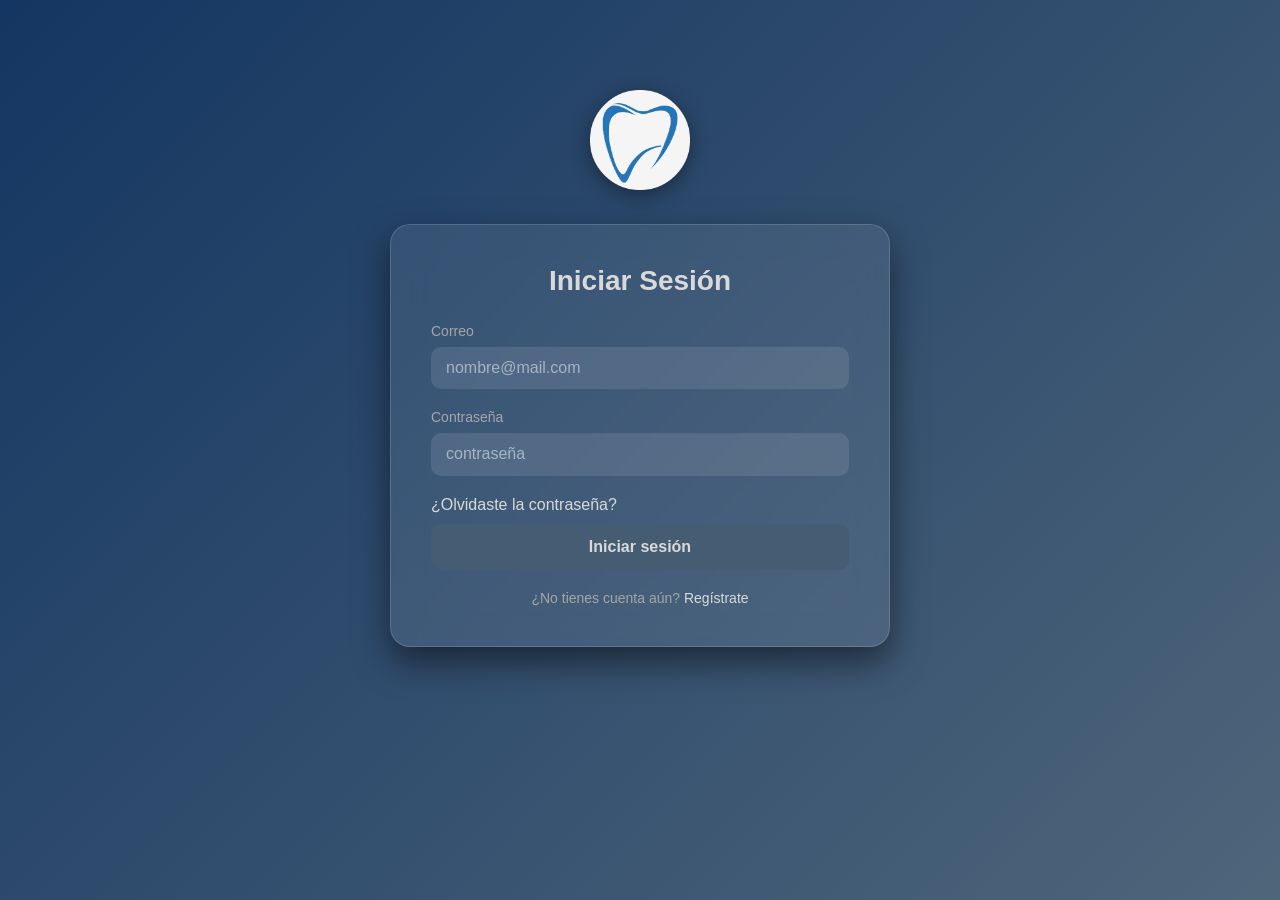
<file: src/main/resources/templeate/login.html>
<!DOCTYPE html>
<head>
    <meta charset="UTF-8">
    <title>Iniciar Sesión</title>
    <link rel="stylesheet" href="../../../..//sass/app.css">
    <link rel="shortcut icon" href="../static/image/icono.ico" type="image/x-icon">
</head>
<body>

<div class="img-login">
    <a href="../templeate/index.html">
        <img src="../static/image/icono.PNG" alt="logo">
    </a>
</div>

<div class="background-shapes"></div>

<div class="login-container">
    <div class="card-login">
        <h2>Iniciar Sesión</h2>

        <form action="" method="post">
            <label for="username">Correo</label>
            <input type="email" id="username" name="username" placeholder="nombre@mail.com" required>

            <label for="password">Contraseña</label>
            <input type="password" id="password" name="password" placeholder="contraseña" required>

            <a href="#" class="forgot">¿Olvidaste la contraseña?</a>

            <button type="submit" class="btn-primary">Iniciar sesión</button>
        </form>

        <p class="register">
            ¿No tienes cuenta aún? <a href="../templeate/signup.html">Regístrate</a>
        </p>
    </div>
</div>
</body>
</html>
</file>
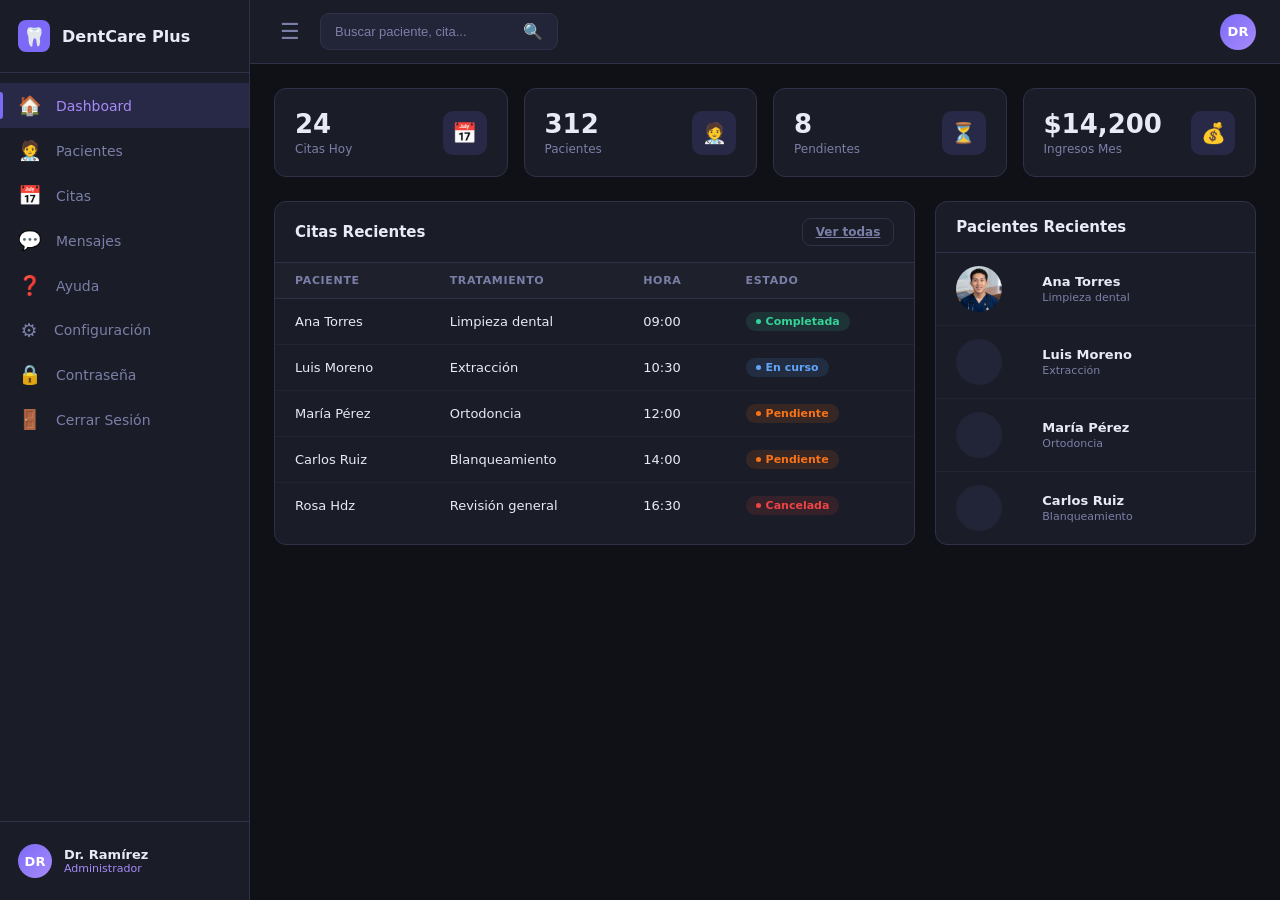
<file: src/main/resources/templeate/panel_admin.html>
<!DOCTYPE html>
<html lang="es">
<head>
    <meta charset="UTF-8">
    <meta name="viewport" content="width=device-width, initial-scale=1.0">
    <title>Panel Admin - DentCare Plus</title>
    <link rel="icon" type="image/x-icon" href="../static/image/icono.ico">
    <style>
        *, *::before, *::after { margin: 0; padding: 0; box-sizing: border-box; }

        :root {
            --bg: #0f1117;
            --surface: #1a1d27;
            --surface2: #222537;
            --border: #2e3148;
            --accent: #7c6af7;
            --accent2: #a78bfa;
            --text: #e8eaf6;
            --text-muted: #7b7fa8;
            --nav-w: 250px;
            --nav-w-col: 70px;
            --radius: 12px;
            --tr: .22s ease;
        }

        body {
            font-family: 'Segoe UI', system-ui, sans-serif;
            background: var(--bg);
            color: var(--text);
            display: flex;
            min-height: 100vh;
        }

        /* ── Sidebar ── */
        .navigation {
            position: fixed;
            top: 0; left: 0;
            width: var(--nav-w);
            height: 100vh;
            background: var(--surface);
            border-right: 1px solid var(--border);
            transition: width var(--tr);
            z-index: 100;
            overflow: hidden;
            display: flex;
            flex-direction: column;
        }
        .navigation.active { width: var(--nav-w-col); }

        .nav-logo {
            display: flex; align-items: center; gap: 12px;
            padding: 20px 18px;
            border-bottom: 1px solid var(--border);
            white-space: nowrap;
        }
        .nav-logo img {
            min-width: 32px; width: 32px; height: 32px;
            object-fit: contain; border-radius: 8px;
        }
        .nav-logo .logo-fallback {
            min-width: 32px; width: 32px; height: 32px;
            background: var(--accent); border-radius: 8px;
            display: flex; align-items: center; justify-content: center;
            font-size: 18px;
        }
        .nav-logo .logo-name {
            font-size: 16px; font-weight: 700;
            transition: opacity var(--tr);
            white-space: nowrap;
        }
        .navigation.active .logo-name { opacity: 0; pointer-events: none; }

        .nav-list { list-style: none; padding: 10px 0; flex: 1; overflow-y: auto; }

        .nav-list li a {
            display: flex; align-items: center; gap: 14px;
            padding: 11px 18px;
            text-decoration: none;
            color: var(--text-muted);
            font-size: 14px; font-weight: 500;
            white-space: nowrap;
            transition: background var(--tr), color var(--tr);
            position: relative;
        }
        .nav-list li a:hover { background: var(--surface2); color: var(--text); }
        .nav-list li.hovered a { background: var(--surface2); }
        .nav-list li a.active-link {
            background: rgba(124,106,247,.15);
            color: var(--accent2);
        }
        .nav-list li a.active-link::before {
            content: '';
            position: absolute; left: 0; top: 20%; height: 60%;
            width: 3px; border-radius: 0 3px 3px 0;
            background: var(--accent);
        }
        .nav-list li a .icon {
            min-width: 22px;
            display: flex; align-items: center; justify-content: center;
            font-size: 19px;
        }
        .nav-list li a .title {
            transition: opacity var(--tr);
        }
        .navigation.active .nav-list li a .title { opacity: 0; pointer-events: none; }

        /* Logo row at top of nav-list */
        .nav-list > li:first-child a { cursor: default; }

        .nav-bottom {
            border-top: 1px solid var(--border);
            padding: 12px;
        }
        .nav-user {
            display: flex; align-items: center; gap: 12px;
            padding: 10px 6px; border-radius: 10px;
            cursor: pointer; white-space: nowrap;
            transition: background var(--tr);
        }
        .nav-user:hover { background: var(--surface2); }
        .nav-user .avatar {
            min-width: 34px; width: 34px; height: 34px;
            border-radius: 50%;
            background: linear-gradient(135deg, var(--accent), var(--accent2));
            display: flex; align-items: center; justify-content: center;
            font-size: 13px; font-weight: 700; color: #fff;
        }
        .nav-user .uinfo { transition: opacity var(--tr); }
        .nav-user .uname { font-size: 13px; font-weight: 600; }
        .nav-user .urole { font-size: 11px; color: var(--accent2); }
        .navigation.active .nav-user .uinfo { opacity: 0; }

        /* ── Main ── */
        .main {
            margin-left: var(--nav-w);
            flex: 1;
            transition: margin-left var(--tr);
            display: flex; flex-direction: column;
        }
        .main.active { margin-left: var(--nav-w-col); }

        /* ── Topbar ── */
        .topbar {
            height: 64px;
            background: var(--surface);
            border-bottom: 1px solid var(--border);
            display: flex; align-items: center;
            padding: 0 24px; gap: 14px;
            position: sticky; top: 0; z-index: 90;
        }
        .toggle {
            background: none; border: none;
            color: var(--text-muted); cursor: pointer;
            font-size: 22px; display: flex; align-items: center;
            padding: 6px; border-radius: 8px;
            transition: color var(--tr), background var(--tr);
        }
        .toggle:hover { color: var(--text); background: var(--surface2); }

        .search label {
            display: flex; align-items: center; gap: 8px;
            background: var(--surface2); border: 1px solid var(--border);
            border-radius: 9px; padding: 8px 14px;
        }
        .search input {
            background: none; border: none; outline: none;
            color: var(--text); font-size: 13px; width: 180px;
        }
        .search input::placeholder { color: var(--text-muted); }
        .search-icon { color: var(--text-muted); font-size: 16px; }

        .topbar-right { margin-left: auto; }
        .topbar-right img {
            width: 36px; height: 36px;
            border-radius: 50%; object-fit: cover; cursor: pointer;
        }
        .topbar-avatar {
            width: 36px; height: 36px; border-radius: 50%;
            background: linear-gradient(135deg, var(--accent), var(--accent2));
            display: flex; align-items: center; justify-content: center;
            font-size: 13px; font-weight: 700; color: #fff; cursor: pointer;
        }

        /* ── Tabs ── */
        .tabs-container { padding: 24px; flex: 1; }
        .tab { display: none; }
        .tab.active-tab { display: block; }

        /* ── Cards ── */
        .cardBox {
            display: grid;
            grid-template-columns: repeat(auto-fit, minmax(180px, 1fr));
            gap: 16px; margin-bottom: 24px;
        }
        .card-admin {
            background: var(--surface);
            border: 1px solid var(--border);
            border-radius: var(--radius);
            padding: 20px;
            display: flex; align-items: center; gap: 16px;
            transition: border-color var(--tr), transform var(--tr);
        }
        .card-admin:hover { border-color: var(--accent); transform: translateY(-2px); }
        .card-admin .numbers { font-size: 26px; font-weight: 800; }
        .card-admin .cardName { font-size: 12px; color: var(--text-muted); margin-top: 3px; }
        .iconBx {
            margin-left: auto;
            width: 44px; height: 44px;
            background: rgba(124,106,247,.15);
            border-radius: 10px;
            display: flex; align-items: center; justify-content: center;
            font-size: 20px; color: var(--accent2);
        }

        /* ── Section containers ── */
        .section-box {
            background: var(--surface);
            border: 1px solid var(--border);
            border-radius: var(--radius);
            overflow: hidden;
            margin-bottom: 20px;
        }
        .section-header {
            padding: 16px 20px;
            border-bottom: 1px solid var(--border);
            display: flex; align-items: center; justify-content: space-between;
        }
        .section-header h2 { font-size: 15px; font-weight: 600; }

        /* ── Tables ── */
        table { width: 100%; border-collapse: collapse; font-size: 13px; }
        thead tr td, thead tr th {
            padding: 11px 20px;
            font-size: 11px; font-weight: 700;
            letter-spacing: .06em; text-transform: uppercase;
            color: var(--text-muted);
            background: rgba(255,255,255,.02);
            border-bottom: 1px solid var(--border);
            text-align: left;
        }
        tbody td { padding: 13px 20px; border-bottom: 1px solid rgba(46,49,72,.4); }
        tbody tr:last-child td { border-bottom: none; }
        tbody tr:hover td { background: rgba(255,255,255,.02); }

        /* ── Status badges ── */
        .badge {
            display: inline-flex; align-items: center; gap: 5px;
            font-size: 11px; font-weight: 600;
            padding: 3px 10px; border-radius: 99px;
        }
        .badge-green  { background: rgba(52,211,153,.12); color: #34d399; }
        .badge-orange { background: rgba(249,115,22,.12);  color: #f97316; }
        .badge-blue   { background: rgba(96,165,250,.12);  color: #60a5fa; }
        .badge-red    { background: rgba(239,68,68,.12);   color: #ef4444; }
        .badge-dot { width: 5px; height: 5px; border-radius: 50%; background: currentColor; }

        /* ── Forms ── */
        .form-grid { display: grid; grid-template-columns: 1fr 1fr; gap: 14px; }
        .form-group { display: flex; flex-direction: column; gap: 6px; }
        .form-group.full { grid-column: 1 / -1; }
        .form-group label { font-size: 12px; font-weight: 600; color: var(--text-muted); }
        .form-group input,
        .form-group select,
        .form-group textarea {
            background: var(--surface2); border: 1px solid var(--border);
            border-radius: 9px; padding: 10px 13px;
            color: var(--text); font-size: 13px; font-family: inherit;
            outline: none; transition: border-color var(--tr);
        }
        .form-group input:focus,
        .form-group select:focus,
        .form-group textarea:focus { border-color: var(--accent); }
        .form-group select option { background: var(--surface2); }
        .form-group textarea { resize: vertical; min-height: 80px; }

        /* ── Buttons ── */
        .btn {
            display: inline-flex; align-items: center; gap: 7px;
            padding: 9px 18px; border-radius: 9px; border: none;
            font-size: 13px; font-weight: 600; cursor: pointer;
            font-family: inherit;
            transition: opacity .18s, transform .18s;
        }
        .btn:hover { opacity: .85; transform: translateY(-1px); }
        .btn-primary { background: var(--accent); color: #fff; }
        .btn-outline {
            background: transparent; border: 1px solid var(--border);
            color: var(--text-muted);
        }
        .btn-outline:hover { border-color: var(--accent); color: var(--accent2); }
        .btn-sm { padding: 6px 13px; font-size: 12px; }
        .btn-danger { background: rgba(239,68,68,.12); color: #ef4444; border: 1px solid rgba(239,68,68,.2); }

        /* ── Pacientes list ── */
        .recentCustomers .imgBx {
            width: 46px; height: 46px;
            border-radius: 50%; overflow: hidden;
            background: var(--surface2);
        }
        .recentCustomers .imgBx img { width: 100%; height: 100%; object-fit: cover; }
        .recentCustomers h4 { font-size: 13px; font-weight: 600; }
        .recentCustomers span { font-size: 11px; color: var(--text-muted); }

        .details {
            display: grid;
            grid-template-columns: 2fr 1fr;
            gap: 20px;
            margin-top: 20px;
        }

        @media (max-width: 900px) {
            .details { grid-template-columns: 1fr; }
        }

        /* ── Mensajes ── */
        .msg-card {
            background: var(--surface2); border: 1px solid var(--border);
            border-radius: 10px; padding: 14px 16px; margin-bottom: 10px;
        }
        .msg-card .msg-head {
            display: flex; justify-content: space-between; margin-bottom: 6px;
        }
        .msg-card .msg-from { font-size: 13px; font-weight: 600; color: var(--accent2); }
        .msg-card .msg-time { font-size: 11px; color: var(--text-muted); }
        .msg-card .msg-body { font-size: 13px; color: var(--text-muted); }

        /* ── Formulario inline ── */
        .formulario {
            padding: 20px;
            display: flex; flex-wrap: wrap; gap: 12px; align-items: flex-end;
        }
        .formulario input,
        .formulario select {
            flex: 1; min-width: 160px;
            background: var(--surface2); border: 1px solid var(--border);
            border-radius: 9px; padding: 10px 13px;
            color: var(--text); font-size: 13px; font-family: inherit; outline: none;
            transition: border-color var(--tr);
        }
        .formulario input:focus,
        .formulario select:focus { border-color: var(--accent); }

        /* ── Page title ── */
        .page-title { font-size: 15px; font-weight: 600; color: var(--text-muted); }
    </style>
</head>
<body>

<!-- ══ SIDEBAR ══ -->
<div class="navigation" id="navigation">
    <div class="nav-logo">
        <div class="logo-fallback">🦷</div>
        <span class="logo-name">DentCare Plus</span>
    </div>

    <ul class="nav-list">
        <li><a href="#" class="active-link" data-tab="dashboard">
            <span class="icon">🏠</span><span class="title">Dashboard</span>
        </a></li>
        <li><a href="#" data-tab="pacientes">
            <span class="icon">🧑‍⚕️</span><span class="title">Pacientes</span>
        </a></li>
        <li><a href="#" data-tab="citas">
            <span class="icon">📅</span><span class="title">Citas</span>
        </a></li>
        <li><a href="#" data-tab="mensajes">
            <span class="icon">💬</span><span class="title">Mensajes</span>
        </a></li>
        <li><a href="#" data-tab="ayuda">
            <span class="icon">❓</span><span class="title">Ayuda</span>
        </a></li>
        <li><a href="#" data-tab="config">
            <span class="icon">⚙️</span><span class="title">Configuración</span>
        </a></li>
        <li><a href="#" data-tab="contrasena">
            <span class="icon">🔒</span><span class="title">Contraseña</span>
        </a></li>
        <li><a href="../templeate/index.html">
            <span class="icon">🚪</span><span class="title">Cerrar Sesión</span>
        </a></li>
    </ul>

    <div class="nav-bottom">
        <div class="nav-user">
            <div class="avatar">DR</div>
            <div class="uinfo">
                <div class="uname">Dr. Ramírez</div>
                <div class="urole">Administrador</div>
            </div>
        </div>
    </div>
</div>

<!-- ══ MAIN ══ -->
<div class="main" id="main">

    <!-- Topbar -->
    <div class="topbar">
        <button class="toggle" id="toggleBtn">☰</button>
        <div class="search">
            <label>
                <input type="text" placeholder="Buscar paciente, cita...">
                <span class="search-icon">🔍</span>
            </label>
        </div>
        <div class="topbar-right">
            <div class="topbar-avatar">DR</div>
        </div>
    </div>

    <!-- ══ TABS ══ -->
    <div class="tabs-container">

        <!-- ── DASHBOARD ── -->
        <div id="dashboard" class="tab active-tab">
            <div class="cardBox">
                <div class="card-admin">
                    <div>
                        <div class="numbers">24</div>
                        <div class="cardName">Citas Hoy</div>
                    </div>
                    <div class="iconBx">📅</div>
                </div>
                <div class="card-admin">
                    <div>
                        <div class="numbers">312</div>
                        <div class="cardName">Pacientes</div>
                    </div>
                    <div class="iconBx">🧑‍⚕️</div>
                </div>
                <div class="card-admin">
                    <div>
                        <div class="numbers">8</div>
                        <div class="cardName">Pendientes</div>
                    </div>
                    <div class="iconBx">⏳</div>
                </div>
                <div class="card-admin">
                    <div>
                        <div class="numbers">$14,200</div>
                        <div class="cardName">Ingresos Mes</div>
                    </div>
                    <div class="iconBx">💰</div>
                </div>
            </div>

            <div class="details">
                <!-- Citas recientes -->
                <div class="section-box">
                    <div class="section-header">
                        <h2>Citas Recientes</h2>
                        <a href="#" class="btn btn-outline btn-sm" data-tab="citas">Ver todas</a>
                    </div>
                    <table>
                        <thead>
                            <tr>
                                <td>Paciente</td>
                                <td>Tratamiento</td>
                                <td>Hora</td>
                                <td>Estado</td>
                            </tr>
                        </thead>
                        <tbody>
                            <tr>
                                <td>Ana Torres</td>
                                <td>Limpieza dental</td>
                                <td>09:00</td>
                                <td><span class="badge badge-green"><span class="badge-dot"></span>Completada</span></td>
                            </tr>
                            <tr>
                                <td>Luis Moreno</td>
                                <td>Extracción</td>
                                <td>10:30</td>
                                <td><span class="badge badge-blue"><span class="badge-dot"></span>En curso</span></td>
                            </tr>
                            <tr>
                                <td>María Pérez</td>
                                <td>Ortodoncia</td>
                                <td>12:00</td>
                                <td><span class="badge badge-orange"><span class="badge-dot"></span>Pendiente</span></td>
                            </tr>
                            <tr>
                                <td>Carlos Ruiz</td>
                                <td>Blanqueamiento</td>
                                <td>14:00</td>
                                <td><span class="badge badge-orange"><span class="badge-dot"></span>Pendiente</span></td>
                            </tr>
                            <tr>
                                <td>Rosa Hdz</td>
                                <td>Revisión general</td>
                                <td>16:30</td>
                                <td><span class="badge badge-red"><span class="badge-dot"></span>Cancelada</span></td>
                            </tr>
                        </tbody>
                    </table>
                </div>

                <!-- Pacientes recientes -->
                <div class="section-box recentCustomers">
                    <div class="section-header">
                        <h2>Pacientes Recientes</h2>
                    </div>
                    <table>
                        <tbody>
                            <tr>
                                <td width="58"><div class="imgBx"><img src="../static/image/odontologo1.png" onerror="this.style.display='none'"></div></td>
                                <td><h4>Ana Torres</h4><span>Limpieza dental</span></td>
                            </tr>
                            <tr>
                                <td width="58"><div class="imgBx"></div></td>
                                <td><h4>Luis Moreno</h4><span>Extracción</span></td>
                            </tr>
                            <tr>
                                <td width="58"><div class="imgBx"></div></td>
                                <td><h4>María Pérez</h4><span>Ortodoncia</span></td>
                            </tr>
                            <tr>
                                <td width="58"><div class="imgBx"></div></td>
                                <td><h4>Carlos Ruiz</h4><span>Blanqueamiento</span></td>
                            </tr>
                        </tbody>
                    </table>
                </div>
            </div>
        </div>

        <!-- ── PACIENTES ── -->
        <div id="pacientes" class="tab">
            <div class="section-box" style="margin-bottom:20px;">
                <div class="section-header">
                    <h2>Gestión de Pacientes</h2>
                    <button class="btn btn-primary btn-sm" id="btnNuevoPaciente">+ Nuevo</button>
                </div>

                <div id="formPaciente" style="display:none; padding:20px; border-bottom:1px solid var(--border);">
                    <div class="form-grid">
                        <div class="form-group">
                            <label>Nombre completo</label>
                            <input type="text" placeholder="Nombre del paciente">
                        </div>
                        <div class="form-group">
                            <label>Correo electrónico</label>
                            <input type="email" placeholder="correo@ejemplo.com">
                        </div>
                        <div class="form-group">
                            <label>Teléfono</label>
                            <input type="text" placeholder="771-000-0000">
                        </div>
                        <div class="form-group">
                            <label>Fecha de nacimiento</label>
                            <input type="date">
                        </div>
                    </div>
                    <div style="margin-top:14px; display:flex; gap:10px;">
                        <button class="btn btn-primary">Guardar</button>
                        <button class="btn btn-outline" id="btnCancelarPaciente">Cancelar</button>
                    </div>
                </div>

                <table>
                    <thead>
                        <tr>
                            <th>ID</th><th>Nombre</th><th>Correo</th><th>Teléfono</th><th>Última visita</th><th>Acciones</th>
                        </tr>
                    </thead>
                    <tbody>
                        <tr>
                            <td>001</td><td>Ana Torres</td><td>ana@mail.com</td><td>771-111-2222</td><td>24 Abr 2026</td>
                            <td><button class="btn btn-sm btn-outline">Editar</button> <button class="btn btn-sm btn-danger">Eliminar</button></td>
                        </tr>
                        <tr>
                            <td>002</td><td>Luis Moreno</td><td>luis@mail.com</td><td>771-333-4444</td><td>24 Abr 2026</td>
                            <td><button class="btn btn-sm btn-outline">Editar</button> <button class="btn btn-sm btn-danger">Eliminar</button></td>
                        </tr>
                        <tr>
                            <td>003</td><td>María Pérez</td><td>maria@mail.com</td><td>771-555-6666</td><td>23 Abr 2026</td>
                            <td><button class="btn btn-sm btn-outline">Editar</button> <button class="btn btn-sm btn-danger">Eliminar</button></td>
                        </tr>
                        <tr>
                            <td>004</td><td>Carlos Ruiz</td><td>carlos@mail.com</td><td>771-777-8888</td><td>22 Abr 2026</td>
                            <td><button class="btn btn-sm btn-outline">Editar</button> <button class="btn btn-sm btn-danger">Eliminar</button></td>
                        </tr>
                    </tbody>
                </table>
            </div>
        </div>

        <!-- ── CITAS ── -->
        <div id="citas" class="tab">
            <div class="section-box" style="margin-bottom:20px;">
                <div class="section-header">
                    <h2>Gestión de Citas</h2>
                    <button class="btn btn-primary btn-sm" id="btnNuevaCita">+ Nueva cita</button>
                </div>

                <div id="formCita" style="display:none; padding:20px; border-bottom:1px solid var(--border);">
                    <div class="form-grid">
                        <div class="form-group">
                            <label>Paciente</label>
                            <select>
                                <option>— Seleccionar —</option>
                                <option>001 — Ana Torres</option>
                                <option>002 — Luis Moreno</option>
                                <option>003 — María Pérez</option>
                                <option>004 — Carlos Ruiz</option>
                            </select>
                        </div>
                        <div class="form-group">
                            <label>Tratamiento</label>
                            <select>
                                <option>Limpieza dental</option>
                                <option>Extracción</option>
                                <option>Ortodoncia</option>
                                <option>Blanqueamiento</option>
                                <option>Revisión general</option>
                                <option>Endodoncia</option>
                                <option>Implante</option>
                            </select>
                        </div>
                        <div class="form-group">
                            <label>Fecha</label>
                            <input type="date">
                        </div>
                        <div class="form-group">
                            <label>Hora</label>
                            <input type="time">
                        </div>
                        <div class="form-group">
                            <label>Odontólogo</label>
                            <select>
                                <option>Dr. Ramírez</option>
                                <option>Dra. Gómez</option>
                            </select>
                        </div>
                        <div class="form-group">
                            <label>Estado</label>
                            <select>
                                <option>Pendiente</option>
                                <option>Confirmada</option>
                                <option>Completada</option>
                                <option>Cancelada</option>
                            </select>
                        </div>
                    </div>
                    <div style="margin-top:14px; display:flex; gap:10px;">
                        <button class="btn btn-primary">Guardar</button>
                        <button class="btn btn-outline" id="btnCancelarCita">Cancelar</button>
                    </div>
                </div>

                <table>
                    <thead>
                        <tr>
                            <th>ID</th><th>Paciente</th><th>Tratamiento</th><th>Fecha</th><th>Hora</th><th>Odontólogo</th><th>Estado</th><th>Acciones</th>
                        </tr>
                    </thead>
                    <tbody>
                        <tr>
                            <td>#001</td><td>Ana Torres</td><td>Limpieza dental</td><td>24/04/26</td><td>09:00</td><td>Dr. Ramírez</td>
                            <td><span class="badge badge-green"><span class="badge-dot"></span>Completada</span></td>
                            <td><button class="btn btn-sm btn-outline">Editar</button> <button class="btn btn-sm btn-danger">Cancelar</button></td>
                        </tr>
                        <tr>
                            <td>#002</td><td>Luis Moreno</td><td>Extracción</td><td>24/04/26</td><td>10:30</td><td>Dr. Ramírez</td>
                            <td><span class="badge badge-blue"><span class="badge-dot"></span>En curso</span></td>
                            <td><button class="btn btn-sm btn-outline">Editar</button> <button class="btn btn-sm btn-danger">Cancelar</button></td>
                        </tr>
                        <tr>
                            <td>#003</td><td>María Pérez</td><td>Ortodoncia</td><td>24/04/26</td><td>12:00</td><td>Dra. Gómez</td>
                            <td><span class="badge badge-orange"><span class="badge-dot"></span>Pendiente</span></td>
                            <td><button class="btn btn-sm btn-outline">Editar</button> <button class="btn btn-sm btn-danger">Cancelar</button></td>
                        </tr>
                        <tr>
                            <td>#004</td><td>Carlos Ruiz</td><td>Blanqueamiento</td><td>24/04/26</td><td>14:00</td><td>Dr. Ramírez</td>
                            <td><span class="badge badge-orange"><span class="badge-dot"></span>Pendiente</span></td>
                            <td><button class="btn btn-sm btn-outline">Editar</button> <button class="btn btn-sm btn-danger">Cancelar</button></td>
                        </tr>
                    </tbody>
                </table>
            </div>
        </div>

        <!-- ── MENSAJES ── -->
        <div id="mensajes" class="tab">
            <div class="section-box">
                <div class="section-header"><h2>Mensajes</h2></div>
                <div style="padding:16px 20px;">
                    <div class="msg-card">
                        <div class="msg-head">
                            <span class="msg-from">Ana Torres</span>
                            <span class="msg-time">Hace 10 min</span>
                        </div>
                        <div class="msg-body">Hola, ¿puedo cambiar mi cita del viernes a las 11am?</div>
                    </div>
                    <div class="msg-card">
                        <div class="msg-head">
                            <span class="msg-from">Luis Moreno</span>
                            <span class="msg-time">Hace 1 h</span>
                        </div>
                        <div class="msg-body">Doctor, tengo un dolor fuerte en la muela del juicio.</div>
                    </div>
                    <div class="msg-card">
                        <div class="msg-head">
                            <span class="msg-from">Carlos Ruiz</span>
                            <span class="msg-time">Ayer</span>
                        </div>
                        <div class="msg-body">¿Cuánto cuesta el blanqueamiento dental?</div>
                    </div>
                </div>
            </div>
        </div>

        <!-- ── AYUDA ── -->
        <div id="ayuda" class="tab">
            <div class="section-box">
                <div class="section-header"><h2>Centro de Ayuda</h2></div>
                <div style="padding:20px; display:flex; flex-direction:column; gap:12px;">
                    <div style="background:var(--surface2); border:1px solid var(--border); border-radius:10px; padding:16px;">
                        <strong style="font-size:14px;">¿Cómo agendar una cita?</strong>
                        <p style="font-size:13px; color:var(--text-muted); margin-top:6px;">Ve a la sección <em>Citas</em> y haz clic en <em>+ Nueva cita</em>. Selecciona el paciente, tratamiento, fecha y hora.</p>
                    </div>
                    <div style="background:var(--surface2); border:1px solid var(--border); border-radius:10px; padding:16px;">
                        <strong style="font-size:14px;">¿Cómo agregar un paciente?</strong>
                        <p style="font-size:13px; color:var(--text-muted); margin-top:6px;">Ve a <em>Pacientes</em> y usa el botón <em>+ Nuevo</em> para registrar nombre, correo y teléfono.</p>
                    </div>
                    <div style="background:var(--surface2); border:1px solid var(--border); border-radius:10px; padding:16px;">
                        <strong style="font-size:14px;">¿Cómo cambiar el estado de una cita?</strong>
                        <p style="font-size:13px; color:var(--text-muted); margin-top:6px;">En la tabla de citas, usa el botón <em>Editar</em> de la fila correspondiente para actualizar el estado.</p>
                    </div>
                </div>
            </div>
        </div>

        <!-- ── CONFIGURACIÓN ── -->
        <div id="config" class="tab">
            <div class="section-box" style="max-width:520px;">
                <div class="section-header"><h2>Configuración de la Clínica</h2></div>
                <div style="padding:20px;">
                    <div class="form-grid">
                        <div class="form-group full">
                            <label>Nombre de la clínica</label>
                            <input type="text" value="DentCare Plus">
                        </div>
                        <div class="form-group full">
                            <label>Dirección</label>
                            <input type="text" value="Av. Principal #100, Hidalgo">
                        </div>
                        <div class="form-group">
                            <label>Teléfono</label>
                            <input type="text" value="771-000-0000">
                        </div>
                        <div class="form-group">
                            <label>Correo de contacto</label>
                            <input type="email" value="contacto@dentcareplus.com">
                        </div>
                    </div>
                    <div style="margin-top:16px;">
                        <button class="btn btn-primary">Guardar cambios</button>
                    </div>
                </div>
            </div>
        </div>

        <!-- ── CONTRASEÑA ── -->
        <div id="contrasena" class="tab">
            <div class="section-box" style="max-width:420px;">
                <div class="section-header"><h2>Cambiar Contraseña</h2></div>
                <div style="padding:20px; display:flex; flex-direction:column; gap:14px;">
                    <div class="form-group">
                        <label>Contraseña actual</label>
                        <input type="password" placeholder="••••••••">
                    </div>
                    <div class="form-group">
                        <label>Nueva contraseña</label>
                        <input type="password" placeholder="••••••••">
                    </div>
                    <div class="form-group">
                        <label>Confirmar nueva contraseña</label>
                        <input type="password" placeholder="••••••••">
                    </div>
                    <button class="btn btn-primary" style="align-self:flex-start;">Actualizar</button>
                </div>
            </div>
        </div>

    </div><!-- /tabs-container -->
</div><!-- /main -->

<script>
    /* ── Toggle sidebar ── */
    const nav     = document.getElementById('navigation');
    const mainEl  = document.getElementById('main');

    document.getElementById('toggleBtn').addEventListener('click', () => {
        nav.classList.toggle('active');
        mainEl.classList.toggle('active');
    });

    /* ── Hover sidebar items ── */
    document.querySelectorAll('.nav-list li').forEach(li => {
        li.addEventListener('mouseover', function() {
            document.querySelectorAll('.nav-list li').forEach(x => x.classList.remove('hovered'));
            this.classList.add('hovered');
        });
    });

    /* ── Tab navigation ── */
    function activateTab(tabId) {
        // hide all tabs
        document.querySelectorAll('.tab').forEach(t => t.classList.remove('active-tab'));
        // remove active from all links
        document.querySelectorAll('.nav-list a[data-tab]').forEach(a => a.classList.remove('active-link'));

        const target = document.getElementById(tabId);
        if (target) target.classList.add('active-tab');

        const link = document.querySelector(`.nav-list a[data-tab="${tabId}"]`);
        if (link) link.classList.add('active-link');
    }

    // Sidebar links
    document.querySelectorAll('.nav-list a[data-tab]').forEach(link => {
        link.addEventListener('click', function(e) {
            e.preventDefault();
            activateTab(this.getAttribute('data-tab'));
        });
    });

    // "Ver todas" button in dashboard
    document.querySelectorAll('a[data-tab], button[data-tab]').forEach(el => {
        el.addEventListener('click', function(e) {
            const tab = this.getAttribute('data-tab');
            if (tab) { e.preventDefault(); activateTab(tab); }
        });
    });

    /* ── Toggle form Paciente ── */
    const formPaciente = document.getElementById('formPaciente');
    document.getElementById('btnNuevoPaciente').addEventListener('click', () => {
        formPaciente.style.display = formPaciente.style.display === 'none' ? 'block' : 'none';
    });
    document.getElementById('btnCancelarPaciente').addEventListener('click', () => {
        formPaciente.style.display = 'none';
    });

    /* ── Toggle form Cita ── */
    const formCita = document.getElementById('formCita');
    document.getElementById('btnNuevaCita').addEventListener('click', () => {
        formCita.style.display = formCita.style.display === 'none' ? 'block' : 'none';
    });
    document.getElementById('btnCancelarCita').addEventListener('click', () => {
        formCita.style.display = 'none';
    });
</script>
</body>
</html>
</file>
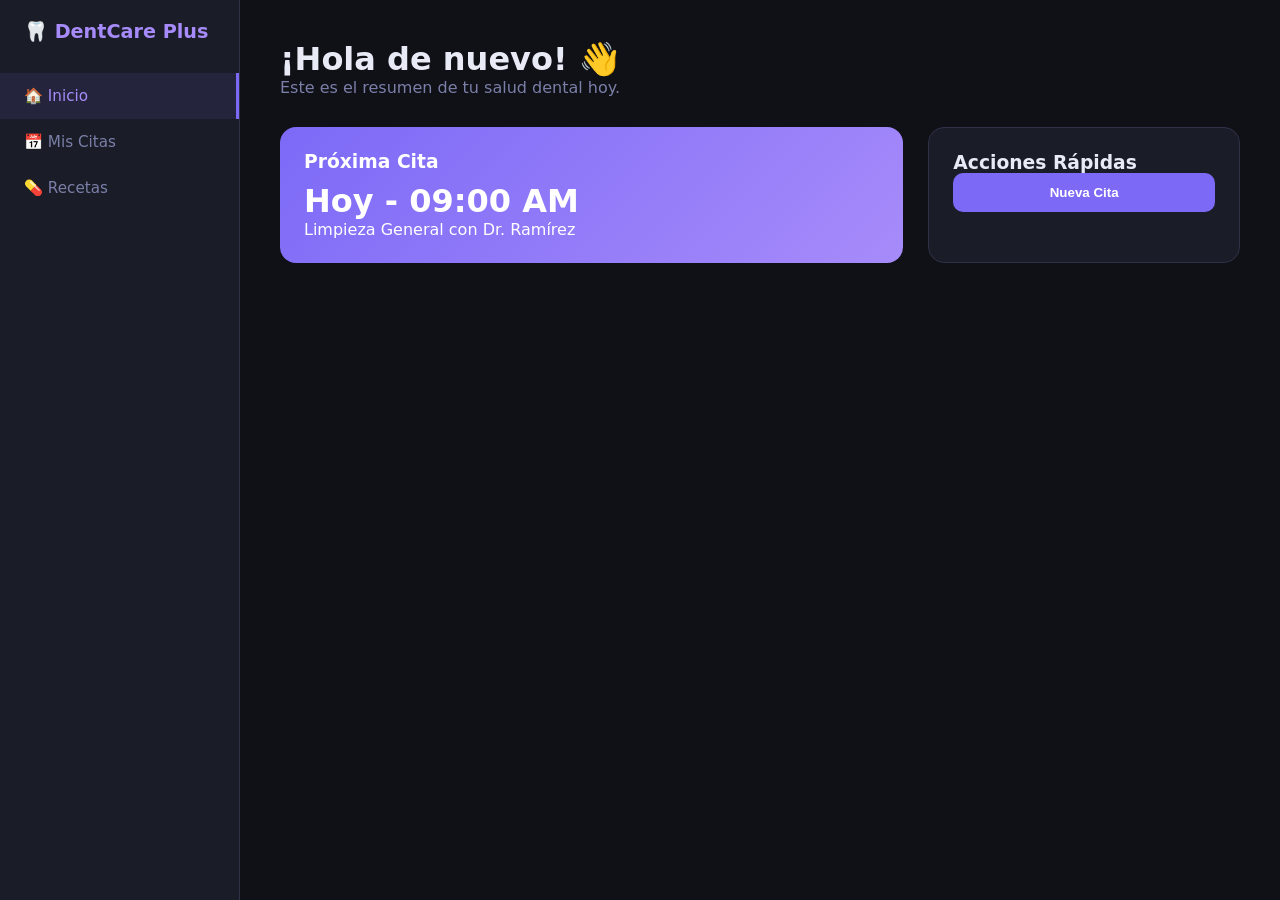
<file: src/main/resources/templeate/panel_user.html>
<!DOCTYPE html>
<html lang="es">
<head>
    <meta charset="UTF-8">
    <meta name="viewport" content="width=device-width, initial-scale=1.0">
    <title>Mi Portal - DentCare Plus</title>
    <link rel="icon" type="image/x-icon" href="../static/image/icono.ico">
    <style>
        /* Estilos base (Mantenemos los anteriores) */
        *, *::before, *::after { margin: 0; padding: 0; box-sizing: border-box; }

        :root {
            --bg: #0f1117;
            --surface: #1a1d27;
            --surface2: #222537;
            --border: #2e3148;
            --accent: #7c6af7;
            --accent2: #a78bfa;
            --text: #e8eaf6;
            --text-muted: #7b7fa8;
            --nav-w: 240px;
            --radius: 16px;
            --tr: .25s ease;
        }

        body {
            font-family: 'Segoe UI', system-ui, sans-serif;
            background: var(--bg);
            color: var(--text);
            display: flex;
            min-height: 100vh;
        }

        /* Sidebar */
        .sidebar {
            width: var(--nav-w);
            background: var(--surface);
            border-right: 1px solid var(--border);
            display: flex;
            flex-direction: column;
            padding: 20px 0;
            position: fixed;
            height: 100vh;
        }

        .logo { padding: 0 24px 30px; font-size: 1.2rem; font-weight: 800; color: var(--accent2); }

        .nav-links { list-style: none; flex: 1; }
        .nav-links li { cursor: pointer; }
        .nav-links li a {
            display: flex;
            align-items: center;
            gap: 12px;
            padding: 14px 24px;
            color: var(--text-muted);
            text-decoration: none;
            transition: var(--tr);
            font-size: 0.95rem;
        }

        .nav-links li.active a {
            color: var(--accent2);
            background: rgba(124, 106, 247, 0.1);
            border-right: 3px solid var(--accent);
        }

        /* Lógica de Tabs: Ocultar secciones por defecto */
        .tab-content {
            display: none;
            animation: fadeIn 0.3s ease;
        }

        .tab-content.active {
            display: block;
        }

        @keyframes fadeIn {
            from { opacity: 0; transform: translateY(10px); }
            to { opacity: 1; transform: translateY(0); }
        }

        /* Contenedor Principal */
        .content { margin-left: var(--nav-w); flex: 1; padding: 40px; }
        .card { background: var(--surface); border: 1px solid var(--border); border-radius: var(--radius); padding: 24px; margin-bottom: 20px; }
        
        .client-grid { display: grid; grid-template-columns: 2fr 1fr; gap: 25px; }
        .btn-action { background: var(--accent); color: white; border: none; padding: 12px 20px; border-radius: 10px; cursor: pointer; font-weight: 600; width: 100%; }

        /* Estilos específicos de Citas */
        .appointment-card { display: flex; justify-content: space-between; align-items: center; background: var(--surface2); padding: 15px; border-radius: 12px; margin-top: 10px; }
    </style>
</head>
<body>

<aside class="sidebar">
    <div class="logo">🦷 DentCare Plus</div>
    <ul class="nav-links">
        <li class="tab-link active" data-tab="inicio"><a>🏠 Inicio</a></li>
        <li class="tab-link" data-tab="citas"><a>📅 Mis Citas</a></li>
        <li class="tab-link" data-tab="recetas"><a>💊 Recetas</a></li>
    </ul>
</aside>

<main class="content">
    
    <div id="inicio" class="tab-content active">
        <header style="margin-bottom: 30px;">
            <h1>¡Hola de nuevo! 👋</h1>
            <p style="color: var(--text-muted);">Este es el resumen de tu salud dental hoy.</p>
        </header>

        <div class="client-grid">
            <div class="card" style="background: linear-gradient(135deg, var(--accent), var(--accent2)); color: white; border: none;">
                <h3>Próxima Cita</h3>
                <p style="font-size: 2rem; font-weight: 700; margin-top: 10px;">Hoy - 09:00 AM</p>
                <p>Limpieza General con Dr. Ramírez</p>
            </div>
            <div class="card">
                <h3>Acciones Rápidas</h3>
                <button class="btn-action">Nueva Cita</button>
            </div>
        </div>
    </div>

    <div id="citas" class="tab-content">
        <h1>Mis Citas Pendientes</h1>
        <div class="card">
            <div class="appointment-card">
                <div>
                    <strong>Ortodoncia - Ajuste Mensual</strong>
                    <p style="color: var(--text-muted); font-size: 0.85rem;">15 de Mayo, 2026 - 4:00 PM</p>
                </div>
                <span style="color: #fbbf24;">Pendiente</span>
            </div>
            <div class="appointment-card">
                <div>
                    <strong>Revisión de Cordales</strong>
                    <p style="color: var(--text-muted); font-size: 0.85rem;">02 de Junio, 2026 - 10:00 AM</p>
                </div>
                <span style="color: #fbbf24;">Pendiente</span>
            </div>
        </div>
    </div>

    <div id="recetas" class="tab-content">
        <h1>Mis Recetas Digitales</h1>
        <div class="card">
            <p style="color: var(--text-muted); margin-bottom: 15px;">Aquí puedes descargar tus órdenes médicas recientes.</p>
            <div style="background: var(--surface2); padding: 15px; border-radius: 12px; display: flex; justify-content: space-between; align-items: center;">
                <span>Antibiótico_Post_Extraccion.pdf</span>
                <button style="background: transparent; border: 1px solid var(--accent); color: var(--accent2); padding: 5px 15px; border-radius: 8px; cursor: pointer;">Descargar</button>
            </div>
        </div>
    </div>

</main>

<script>
    // Seleccionamos todos los enlaces de la sidebar
    const tabLinks = document.querySelectorAll('.tab-link');
    const tabContents = document.querySelectorAll('.tab-content');

    tabLinks.forEach(link => {
        link.addEventListener('click', () => {
            const targetTab = link.getAttribute('data-tab');

            // 1. Quitar clase active de todos los links
            tabLinks.forEach(item => item.classList.remove('active'));
            // 2. Ocultar todos los contenidos
            tabContents.forEach(content => content.classList.remove('active'));

            // 3. Activar el link actual y mostrar su contenido
            link.classList.add('active');
            document.getElementById(targetTab).classList.add('active');
        });
    });
</script>

</body>
</html>
</file>
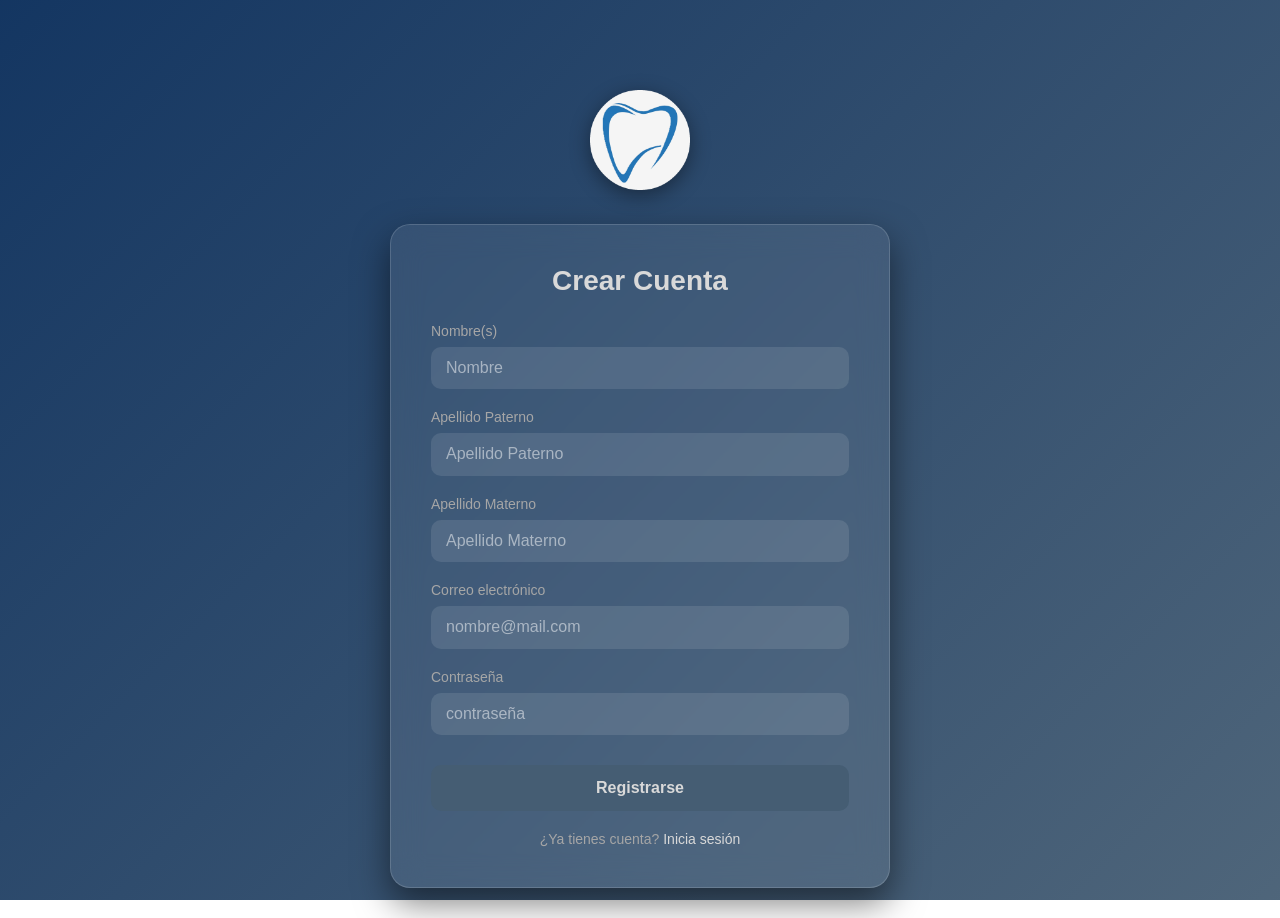
<file: src/main/resources/templeate/signup.html>
<!DOCTYPE html>
<html lang="es" xmlns:th="http://www.thymeleaf.org">
<head>
    <title>Registrarse</title>
    <link rel="stylesheet" href="../../../..//sass/app.css">
    <link rel="shortcut icon" href="../static/image/icono.ico" type="image/x-icon">
</head>
<body>

<div class="img-login">
    <a href="../templeate/index.html">
        <img src="../static/image/icono.PNG" alt="logo">
    </a>
</div>

<div class="background-shapes"></div>

<div class="login-container">
    <div class="card-sign">
        <h2>Crear Cuenta</h2>

        <!-- <div if="${error}" class="alert alert-danger" text="${error}"></div>
        <div if="${message}" class="alert alert-success" text="${message}"></div> -->

        <form action="" object="" method="post">
            <label>Nombre(s)</label>
            <input type="text" field="*{nombre}" placeholder="Nombre" required>

            <label>Apellido Paterno</label>
            <input type="text" field="*{app}" placeholder="Apellido Paterno" required>

            <label>Apellido Materno</label>
            <input type="text" field="*{apm}" placeholder="Apellido Materno" required>

            <label>Correo electrónico</label>
            <input type="email" field="*{correo}" placeholder="nombre@mail.com" required>

            <label>Contraseña</label>
            <input type="password" field="*{clave}" placeholder="contraseña" required>

            <button type="submit" class="btn-primary">Registrarse</button>
        </form>

        <p class="register">
            ¿Ya tienes cuenta? <a href="../templeate/login.html">Inicia sesión</a>
        </p>
    </div>
</div>

</body>
</html>
</file>
<file: sass/app.css>
/*! normalize.css v8.0.1 | MIT License | github.com/necolas/normalize.css */
/* Document
   ========================================================================== */
/**
 * 1. Correct the line height in all browsers.
 * 2. Prevent adjustments of font size after orientation changes in iOS.
 */
html {
  line-height: 1.15; /* 1 */
  -webkit-text-size-adjust: 100%; /* 2 */
}

/* Sections
   ========================================================================== */
/**
 * Remove the margin in all browsers.
 */
body {
  margin: 0;
}

/**
 * Render the `main` element consistently in IE.
 */
main {
  display: block;
}

/**
 * Correct the font size and margin on `h1` elements within `section` and
 * `article` contexts in Chrome, Firefox, and Safari.
 */
h1 {
  font-size: 2em;
  margin: 0.67em 0;
}

/* Grouping content
   ========================================================================== */
/**
 * 1. Add the correct box sizing in Firefox.
 * 2. Show the overflow in Edge and IE.
 */
hr {
  box-sizing: content-box; /* 1 */
  height: 0; /* 1 */
  overflow: visible; /* 2 */
}

/**
 * 1. Correct the inheritance and scaling of font size in all browsers.
 * 2. Correct the odd `em` font sizing in all browsers.
 */
pre {
  font-family: monospace, monospace; /* 1 */
  font-size: 1em; /* 2 */
}

/* Text-level semantics
   ========================================================================== */
/**
 * Remove the gray background on active links in IE 10.
 */
a {
  background-color: transparent;
}

/**
 * 1. Remove the bottom border in Chrome 57-
 * 2. Add the correct text decoration in Chrome, Edge, IE, Opera, and Safari.
 */
abbr[title] {
  border-bottom: none; /* 1 */
  text-decoration: underline; /* 2 */
  -webkit-text-decoration: underline dotted;
          text-decoration: underline dotted; /* 2 */
}

/**
 * Add the correct font weight in Chrome, Edge, and Safari.
 */
b,
strong {
  font-weight: bolder;
}

/**
 * 1. Correct the inheritance and scaling of font size in all browsers.
 * 2. Correct the odd `em` font sizing in all browsers.
 */
code,
kbd,
samp {
  font-family: monospace, monospace; /* 1 */
  font-size: 1em; /* 2 */
}

/**
 * Add the correct font size in all browsers.
 */
small {
  font-size: 80%;
}

/**
 * Prevent `sub` and `sup` elements from affecting the line height in
 * all browsers.
 */
sub,
sup {
  font-size: 75%;
  line-height: 0;
  position: relative;
  vertical-align: baseline;
}

sub {
  bottom: -0.25em;
}

sup {
  top: -0.5em;
}

/* Embedded content
   ========================================================================== */
/**
 * Remove the border on images inside links in IE 10.
 */
img {
  border-style: none;
}

/* Forms
   ========================================================================== */
/**
 * 1. Change the font styles in all browsers.
 * 2. Remove the margin in Firefox and Safari.
 */
button,
input,
optgroup,
select,
textarea {
  font-family: inherit; /* 1 */
  font-size: 100%; /* 1 */
  line-height: 1.15; /* 1 */
  margin: 0; /* 2 */
}

/**
 * Show the overflow in IE.
 * 1. Show the overflow in Edge.
 */
button,
input { /* 1 */
  overflow: visible;
}

/**
 * Remove the inheritance of text transform in Edge, Firefox, and IE.
 * 1. Remove the inheritance of text transform in Firefox.
 */
button,
select { /* 1 */
  text-transform: none;
}

/**
 * Correct the inability to style clickable types in iOS and Safari.
 */
button,
[type=button],
[type=reset],
[type=submit] {
  --webkit-appearance: button;
}

/**
 * Remove the inner border and padding in Firefox.
 */
button::-moz-focus-inner,
[type=button]::-moz-focus-inner,
[type=reset]::-moz-focus-inner,
[type=submit]::-moz-focus-inner {
  border-style: none;
  padding: 0;
}

/**
 * Restore the focus styles unset by the previous rule.
 */
button:-moz-focusring,
[type=button]:-moz-focusring,
[type=reset]:-moz-focusring,
[type=submit]:-moz-focusring {
  outline: 1px dotted ButtonText;
}

/**
 * Correct the padding in Firefox.
 */
fieldset {
  padding: 0.35em 0.75em 0.625em;
}

/**
 * 1. Correct the text wrapping in Edge and IE.
 * 2. Correct the color inheritance from `fieldset` elements in IE.
 * 3. Remove the padding so developers are not caught out when they zero out
 *    `fieldset` elements in all browsers.
 */
legend {
  box-sizing: border-box; /* 1 */
  color: inherit; /* 2 */
  display: table; /* 1 */
  max-width: 100%; /* 1 */
  padding: 0; /* 3 */
  white-space: normal; /* 1 */
}

/**
 * Add the correct vertical alignment in Chrome, Firefox, and Opera.
 */
progress {
  vertical-align: baseline;
}

/**
 * Remove the default vertical scrollbar in IE 10+.
 */
textarea {
  overflow: auto;
}

/**
 * 1. Add the correct box sizing in IE 10.
 * 2. Remove the padding in IE 10.
 */
[type=checkbox],
[type=radio] {
  box-sizing: border-box; /* 1 */
  padding: 0; /* 2 */
}

/**
 * Correct the cursor style of increment and decrement buttons in Chrome.
 */
[type=number]::-webkit-inner-spin-button,
[type=number]::-webkit-outer-spin-button {
  height: auto;
}

/**
 * 1. Correct the odd appearance in Chrome and Safari.
 * 2. Correct the outline style in Safari.
 */
[type=search] {
  --webkit-appearance: textfield; /* 1 */
  outline-offset: -2px; /* 2 */
}

/**
 * Remove the inner padding in Chrome and Safari on macOS.
 */
[type=search]::-webkit-search-decoration {
  -webkit-appearance: none;
}

/**
 * 1. Correct the inability to style clickable types in iOS and Safari.
 * 2. Change font properties to `inherit` in Safari.
 */
::-webkit-file-upload-button {
  -webkit-appearance: button; /* 1 */
  font: inherit; /* 2 */
}

/* Interactive
   ========================================================================== */
/*
 * Add the correct display in Edge, IE 10+, and Firefox.
 */
details {
  display: block;
}

/*
 * Add the correct display in all browsers.
 */
summary {
  display: list-item;
}

/* Misc
   ========================================================================== */
/**
 * Add the correct display in IE 10+.
 */
template {
  display: none;
}

/**
 * Add the correct display in IE 10.
 */
[hidden] {
  display: none;
}

html {
  scroll-behavior: smooth;
}

* {
  margin: 0;
  padding: 0;
  box-sizing: border-box;
  font-family: "Lato", sans-serif;
}

@keyframes animate {
  0% {
    --a: 0deg ;
  }
  100% {
    --a: 360deg ;
  }
}
span {
  font-size: 25px;
}

header {
  justify-content: space-between;
  align-items: center;
  position: fixed;
  top: 0;
  left: 0;
  width: 100%;
  padding: 10px 50px;
  display: flex;
  z-index: 10000;
  background: rgba(0, 0, 0, 0.3);
  backdrop-filter: blur(6px);
}
header .container {
  display: flex;
  align-items: center;
  gap: 10px;
}
header .icon {
  width: 90px;
  height: 90px;
  -o-object-fit: contain;
     object-fit: contain;
}
header .logo {
  display: inline-block;
  vertical-align: middle;
  margin: 0;
  font-size: 2em;
  font-family: "Lato", sans-serif;
  font-weight: 700;
  color: #fff;
  text-decoration: none;
}
header nav {
  display: inline-flex;
  align-items: center;
  gap: 40px;
}
header .active1 {
  background: #455D73;
  color: #A6A6A6;
  display: inline-flex;
  align-items: center;
  justify-content: center;
  padding: 6px 14px;
  border-radius: 6px;
}
header .active2 {
  background: #212326;
  color: #D9D9D9;
  display: inline-flex;
  align-items: center;
  justify-content: center;
  padding: 6px 14px;
  border-radius: 6px;
}
header a {
  text-decoration: none;
  color: #fff;
}
header a:hover {
  color: #072B59;
}

#about {
  background: #D9D9D9;
  position: relative;
  z-index: 1;
  min-height: 100vh;
  display: grid;
  justify-content: center;
  align-content: end;
  padding: 50px;
}
#about footer {
  background: #A6A6A6;
  position: relative;
  width: 100%;
  height: auto;
  padding: 50px 100px;
}
#about .contenedor {
  width: 100%;
  display: grid;
  grid-template-columns: 2fr 1fr 1fr 1fr;
  grid-gap: 20px;
}
#about .sec h2 {
  position: relative;
  color: #212326;
  font-weight: 600;
  margin-bottom: 15px;
}
#about p {
  color: #212326;
}
#about .sci {
  margin-top: 20px;
  display: grid;
  grid-template-columns: repeat(4, 50px);
}
#about .sci li {
  list-style: none;
}
#about h1 {
  font-size: 1rem;
}
#about .sci li a {
  display: inline-block;
  width: 36px;
  height: 36px;
  background: #212326;
  display: grid;
  align-content: center;
  text-decoration: none;
}
#about .sci li a i {
  color: #212326;
  font-size: 20px;
}
#about .quicklinks {
  position: relative;
}
#about .quicklinks ul li {
  list-style: none;
}
#about .quicklinks ul li a {
  color: #212326;
  text-decoration: none;
  margin-bottom: 10px;
  display: inline-block;
}
#about .info {
  position: relative;
}
#about .info li {
  display: flex;
  grid-template-columns: 36px 1fr;
  margin-bottom: 16px;
}
#about .copyrighttext {
  color: #212326;
  width: 100%;
  background: #A6A6A6;
  padding: 20px 100px 30px;
  text-align: center;
}

#home {
  position: relative;
  min-height: 100vh;
  display: flex;
  align-items: center;
  background-color: #D9D9D9;
  justify-content: center;
  padding: 0;
  margin: 0;
}
#home .container {
  position: relative;
  display: flex;
  transform-style: preserve-3d;
  justify-content: center;
}
#home .container .box {
  position: relative;
  width: 420px;
  height: 420px;
  transition: 0.5s;
}
#home .container .box img {
  position: absolute;
  top: 0;
  left: 0;
  width: 100%;
  height: 100%;
  -o-object-fit: cover;
     object-fit: cover;
}
#home .container:hover > :not(:hover) {
  margin: 0 -20px;
  filter: drop-shadow(0 0 25px #000) drop-shadow(0 0 45px #000);
  transform: perspective(500px) rotateY(45deg) scale(0.95);
}
#home .container .box:hover ~ .box {
  transform: perspective(500px) rotateY(-45deg) scale(0.95);
}
#home .container .box:hover {
  transform: perspective(500px) rotateY(0) scale(1.5);
  z-index: 1000;
}
#home .video__container {
  position: absolute;
  inset: 0;
  z-index: 0;
}
#home .video__container video {
  width: 100%;
  height: 100%;
  -o-object-fit: cover;
     object-fit: cover;
  opacity: 65%;
}

#servicios {
  position: relative;
  min-height: 100vh;
  display: flex;
  align-items: center;
  background-color: #D9D9D9;
  margin: 0;
  padding: 0;
  justify-content: center;
  font-family: "Trebuchet MS", "Lucida Sans Unicode", "Lucida Grande", "Lucida Sans", Arial, sans-serif;
}
#servicios .text {
  position: absolute;
  top: 110px;
  left: 50%;
  transform: translateX(-50%);
  z-index: 10;
}
#servicios .text h2 {
  font-size: 2.5em;
  color: #333;
}
#servicios .container {
  display: flex;
  position: relative;
  align-items: center;
  gap: 50px;
}
#servicios .container .card {
  position: relative;
  width: 350px;
  height: 350px;
  background: #fff;
  border-radius: 40px;
  box-shadow: 0 20px 25px rgba(0, 0, 0, 0.25);
  transition: 0.5s;
  overflow: hidden;
}
#servicios .container .card .imgBx {
  position: relative;
  width: 100%;
  height: 310px;
  background: var(--img);
  background-size: cover;
  background-position: center;
}
#servicios .container .card .imgBx::before {
  content: "";
  position: absolute;
  width: 100%;
  height: 80px;
  bottom: -40px;
  border-radius: 40px;
  background: #fff;
}
#servicios .container .card .imgBx::after {
  content: "";
  position: absolute;
  right: 0;
  bottom: 40px;
  width: 80px;
  height: 80px;
  background: transparent;
  border-radius: 50%;
  box-shadow: 75px 70px 0 40px #fff;
}
#servicios .container .card .content {
  position: relative;
  top: -40px;
  z-index: 10;
  padding: 0 30px;
  transition: 0.5s;
}
#servicios .container .card .content h3 {
  position: relative;
  font-size: 1.25em;
  color: #333;
}
#servicios .container .card .content h3 span {
  position: absolute;
  bottom: -15px;
  font-weight: 400;
  font-size: 0.65em;
  opacity: 0.75;
}
#servicios .container .card .content p {
  position: relative;
  opacity: 0;
  transition: 0.5s;
  color: #333;
}
#servicios .container .card:hover {
  height: 420px;
}
#servicios .container .card:hover .content p {
  opacity: 1;
}

#odontologos {
  position: relative;
  min-height: 100vh;
  display: flex;
  align-items: center;
  background-color: #D9D9D9;
  margin: 0;
  padding: 0;
  justify-content: center;
  font-family: "Trebuchet MS", "Lucida Sans Unicode", "Lucida Grande", "Lucida Sans", Arial, sans-serif;
}
#odontologos .text {
  position: absolute;
  top: 110px;
  left: 50%;
  transform: translateX(-50%);
  z-index: 10;
}
#odontologos .text h2 {
  font-size: 2.5em;
  color: #333;
}
#odontologos .container {
  display: flex;
  position: relative;
  align-items: center;
  gap: 50px;
}
#odontologos .container .card {
  position: relative;
  width: 300px;
  height: 300px;
  background: #fff;
  border-radius: 40px;
  box-shadow: 0 20px 25px rgba(0, 0, 0, 0.25);
  transition: 0.5s;
  overflow: hidden;
}
#odontologos .container .card .imgBx {
  position: relative;
  width: 100%;
  height: 260px;
  background: var(--img);
  background-position: center;
  background-size: cover;
  transition: 0.5s;
}
#odontologos .container .card .imgBx::before {
  content: "";
  position: absolute;
  width: 100%;
  height: 80px;
  bottom: -40px;
  border-radius: 40px;
  background: #fff;
}
#odontologos .container .card .imgBx::after {
  content: "";
  position: absolute;
  right: 0;
  bottom: 40px;
  width: 80px;
  height: 80px;
  background: transparent;
  border-radius: 50%;
  box-shadow: 75px 70px 0 40px #fff;
}
#odontologos .container .card .content {
  position: relative;
  top: -40px;
  z-index: 10;
  padding: 0 30px;
  transition: 0.5s;
}
#odontologos .container .card .content h3 {
  position: relative;
  font-size: 1.25em;
  color: #333;
}
#odontologos .container .card .content h3 span {
  position: absolute;
  bottom: -15px;
  font-weight: 400;
  font-size: 0.65em;
  opacity: 0.75;
}
#odontologos .container .card .content p {
  position: relative;
  opacity: 0;
  transition: 0.5s;
  color: #333;
}
#odontologos .container .card:hover {
  height: 420px;
}
#odontologos .container .card:hover .img {
  background-size: 110%;
  filter: blur(0px);
}
#odontologos .container .card:hover .content p {
  opacity: 1;
}

.background-shapes {
  position: fixed;
  inset: 0;
  background: linear-gradient(135deg, #072B59 0%, #455D73 100%);
  z-index: -1;
  opacity: 0.95;
}

.card-login {
  background: rgba(255, 255, 255, 0.08);
  backdrop-filter: blur(15px);
  border: 1px solid rgba(255, 255, 255, 0.15);
  border-radius: 20px;
  padding: 40px;
  box-shadow: 0 15px 35px rgba(0, 0, 0, 0.5);
  color: #D9D9D9;
  margin: 30px auto;
  max-width: 500px;
}
.card-login h1, .card-login h2 {
  margin-bottom: 25px;
  font-size: 28px;
  text-align: center;
  color: #D9D9D9;
}

form label {
  display: block;
  margin-bottom: 8px;
  font-size: 14px;
  color: #A6A6A6;
}
form input,
form textarea,
form select {
  width: 100%;
  padding: 12px 15px;
  margin-bottom: 20px;
  border: none;
  border-radius: 10px;
  background: rgba(255, 255, 255, 0.1);
  color: #D9D9D9;
  font-size: 16px;
  transition: 0.3s;
}
form input::-moz-placeholder, form textarea::-moz-placeholder, form select::-moz-placeholder {
  color: rgba(255, 255, 255, 0.5);
}
form input::placeholder,
form textarea::placeholder,
form select::placeholder {
  color: rgba(255, 255, 255, 0.5);
}
form input:focus,
form textarea:focus,
form select:focus {
  outline: none;
  background: rgba(255, 255, 255, 0.2);
  box-shadow: 0 0 0 2px #455D73;
}

.btn-primary,
button[type=submit] {
  width: 100%;
  padding: 14px;
  border: none;
  border-radius: 10px;
  background: #455D73;
  color: #D9D9D9;
  font-weight: bold;
  font-size: 16px;
  cursor: pointer;
  transition: 0.3s;
  margin-top: 10px;
}
.btn-primary:hover,
button[type=submit]:hover {
  color: rgb(220.8, 220.8, 220.8);
  transform: translateY(-2px);
}

.alert {
  padding: 15px;
  margin: 20px 0;
  border-radius: 10px;
  font-weight: 500;
  text-align: center;
}
.alert-success {
  background: rgba(40, 167, 69, 0.2);
  border: 1px solid #28a745;
  color: #d4edda;
}
.alert-danger {
  background: rgba(220, 53, 69, 0.2);
  border: 1px solid #dc3545;
  color: #f8d7da;
}
.alert-info {
  background: rgba(13, 110, 253, 0.2);
  border: 1px solid #0d6efd;
  color: #cfe2ff;
}

a, .forgot, .register a {
  color: #D9D9D9;
  text-decoration: none;
  transition: 0.3s;
}
a:hover, .forgot:hover, .register a:hover {
  color: rgb(220.8, 220.8, 220.8);
  text-decoration: underline;
}

.register {
  margin-top: 20px;
  font-size: 14px;
  text-align: center;
  color: #A6A6A6;
}

.img-login {
  margin: 90px;
  display: flex;
  justify-content: center;
  margin-bottom: 20px;
}
.img-login img {
  width: 100px;
  height: auto;
  -o-object-fit: contain;
     object-fit: contain;
  filter: drop-shadow(0 5px 10px rgba(0, 0, 0, 0.4));
  transition: 0.3s;
}
.img-login img:hover {
  transform: scale(1.05);
}

.background-shapes {
  position: fixed;
  inset: 0;
  background: linear-gradient(135deg, #072B59 0%, #455D73 100%);
  z-index: -1;
  opacity: 0.95;
}

.card-sign {
  background: rgba(255, 255, 255, 0.08);
  backdrop-filter: blur(15px);
  border: 1px solid rgba(255, 255, 255, 0.15);
  border-radius: 20px;
  padding: 40px;
  box-shadow: 0 15px 35px rgba(0, 0, 0, 0.5);
  color: #D9D9D9;
  margin: 30px auto;
  max-width: 500px;
}
.card-sign h1, .card-sign h2 {
  margin-bottom: 25px;
  font-size: 28px;
  text-align: center;
  color: #D9D9D9;
}

form label {
  display: block;
  margin-bottom: 8px;
  font-size: 14px;
  color: #A6A6A6;
}
form input,
form textarea,
form select {
  width: 100%;
  padding: 12px 15px;
  margin-bottom: 20px;
  border: none;
  border-radius: 10px;
  background: rgba(255, 255, 255, 0.1);
  color: #D9D9D9;
  font-size: 16px;
  transition: 0.3s;
}
form input::-moz-placeholder, form textarea::-moz-placeholder, form select::-moz-placeholder {
  color: rgba(255, 255, 255, 0.5);
}
form input::placeholder,
form textarea::placeholder,
form select::placeholder {
  color: rgba(255, 255, 255, 0.5);
}
form input:focus,
form textarea:focus,
form select:focus {
  outline: none;
  background: rgba(255, 255, 255, 0.2);
  box-shadow: 0 0 0 2px #455D73;
}

.btn-primary,
button[type=submit] {
  width: 100%;
  padding: 14px;
  border: none;
  border-radius: 10px;
  background: #455D73;
  color: #D9D9D9;
  font-weight: bold;
  font-size: 16px;
  cursor: pointer;
  transition: 0.3s;
  margin-top: 10px;
}
.btn-primary:hover,
button[type=submit]:hover {
  color: rgb(220.8, 220.8, 220.8);
  transform: translateY(-2px);
}

.alert {
  padding: 15px;
  margin: 20px 0;
  border-radius: 10px;
  font-weight: 500;
  text-align: center;
}
.alert-success {
  background: rgba(40, 167, 69, 0.2);
  border: 1px solid #28a745;
  color: #d4edda;
}
.alert-danger {
  background: rgba(220, 53, 69, 0.2);
  border: 1px solid #dc3545;
  color: #f8d7da;
}
.alert-info {
  background: rgba(13, 110, 253, 0.2);
  border: 1px solid #0d6efd;
  color: #cfe2ff;
}

a, .forgot, .register a {
  color: #D9D9D9;
  text-decoration: none;
  transition: 0.3s;
}
a:hover, .forgot:hover, .register a:hover {
  color: rgb(220.8, 220.8, 220.8);
  text-decoration: underline;
}

.register {
  margin-top: 20px;
  font-size: 14px;
  text-align: center;
  color: #A6A6A6;
}

.img-login {
  margin: 90px;
  display: flex;
  justify-content: center;
  margin-bottom: 20px;
}
.img-login img {
  width: 100px;
  height: auto;
  -o-object-fit: contain;
     object-fit: contain;
  filter: drop-shadow(0 5px 10px rgba(0, 0, 0, 0.4));
  transition: 0.3s;
}
.img-login img:hover {
  transform: scale(1.05);
}

:root {
  --primary: #072B59;
  --dark: #212326;
  --secondary: #455D73;
  --light: #D9D9D9;
  --gray: #A6A6A6;
}

.body {
  min-height: 100vh;
  overflow-x: hidden;
}
.body .container {
  position: relative;
  width: 100%;
}
.body .navigation {
  position: fixed;
  width: 300px;
  height: 100%;
  background: var(--primary);
  border-left: 10px solid var(--primary);
  transition: 0.5s;
  overflow: hidden;
}
.body .navigation ul {
  position: absolute;
  top: 0;
  left: 0;
  width: 100%;
}
.body .navigation ul li {
  position: relative;
  width: 100%;
  list-style: none;
  border-top-left-radius: 30px;
  border-bottom-left-radius: 30px;
}
.body .navigation ul li a {
  position: relative;
  display: block;
  width: 100%;
  display: flex;
  text-decoration: none;
  color: var(--light);
}
.body .navigation ul li a .logo {
  position: relative;
  display: flex;
  align-items: center;
  gap: 10px;
}
.body .navigation ul li a .logo .image {
  display: flex;
  align-items: center;
}
.body .navigation ul li a .logo .image img {
  width: 50px;
  height: 50px;
  -o-object-fit: contain;
     object-fit: contain;
}
.body .navigation ul li a .icon {
  position: relative;
  display: block;
  min-width: 60px;
  height: 60px;
  line-height: 40px;
  text-align: center;
}
.body .navigation ul li a .icon ion-icon {
  font-size: 1.75em;
}
.body .navigation ul li a .title {
  position: relative;
  display: block;
  padding: 0 10px;
  height: 60px;
  line-height: 60px;
  text-align: start;
  white-space: nowrap;
}
.body .navigation ul li:hover,
.body .navigation ul li.hovered {
  background: var(--light);
}
.body .navigation ul li:hover a,
.body .navigation ul li.hovered a {
  color: var(--primary);
}
.body .navigation ul li:hover a::before,
.body .navigation ul li.hovered a::before {
  content: "";
  position: absolute;
  top: -50px;
  right: 0;
  width: 50px;
  height: 50px;
  background: transparent;
  border-radius: 50%;
  box-shadow: 35px 35px 0 10px var(--light);
  pointer-events: none;
}
.body .navigation ul li:hover a::after,
.body .navigation ul li.hovered a::after {
  content: "";
  position: absolute;
  bottom: -50px;
  right: 0;
  width: 50px;
  height: 50px;
  background: transparent;
  border-radius: 50%;
  box-shadow: 35px -35px 0 10px var(--light);
  pointer-events: none;
}
.body .navigation ul li:nth-child(1) {
  margin-bottom: 40px;
  pointer-events: none;
}
.body .navigation.active {
  width: 80px;
}
.body .main {
  position: absolute;
  width: calc(100% - 300px);
  left: 300px;
  min-height: 100vh;
  background-color: var(--light);
  transition: 0.5s;
}
.body .main .tab {
  display: none;
}
.body .main .tab .formulario {
  display: flex;
  gap: 10px;
  margin: 15px 0;
}
.body .main .tab .formulario input {
  padding: 8px;
  border: 1px solid #ccc;
  border-radius: 5px;
}
.body .main .tab .tabla {
  margin-top: 20px;
}
.body .main .tab .tabla table {
  width: 100%;
  border-collapse: collapse;
}
.body .main .tab .tabla table td {
  padding: 10px;
  border-bottom: 1px solid #ccc;
}
.body .main .tab .btn {
  background: var(--primary);
  color: white;
  border: none;
  padding: 8px 12px;
  border-radius: 5px;
  cursor: pointer;
}
.body .main .tab .edit {
  background: orange;
}
.body .main .tab .delete {
  background: red;
  color: white;
}
.body .main .tab.active-tab {
  display: block;
}
.body .main .topbar {
  width: 100%;
  height: 60px;
  display: flex;
  justify-content: space-between;
  align-items: center;
  padding: 0 10px;
}
.body .main .toggle {
  position: relative;
  top: 0;
  width: 60px;
  height: 60px;
  display: flex;
  justify-content: center;
  align-items: center;
  font-size: 2.5em;
  cursor: pointer;
}
.body .main .search {
  position: relative;
  width: 400px;
  margin: 0 10px;
}
.body .main .search label {
  position: relative;
  width: 100%;
}
.body .main .search label input {
  width: 100%;
  height: 40px;
  border-radius: 40px;
  padding: 5px 20px;
  padding-left: 35px;
  outline: none;
  font-size: 18px;
  border: 1px solid var(--secondary);
}
.body .main .search label ion-icon {
  position: absolute;
  top: 0;
  left: 10px;
  font-size: 1.2em;
}
.body .main .user {
  position: relative;
  width: 50px;
  height: 50px;
  border-radius: 50%;
  overflow: hidden;
  cursor: pointer;
}
.body .main .user img {
  position: absolute;
  top: 0;
  left: 0;
  width: 100%;
  height: 100%;
  -o-object-fit: cover;
     object-fit: cover;
}
.body .main.active {
  width: calc(100% - 80px);
  left: 80px;
}
.body .cardBox {
  position: relative;
  width: 100%;
  padding: 20px;
  display: grid;
  grid-template-columns: repeat(4, 1fr);
  grid-gap: 30px;
}
.body .cardBox .card-admin {
  position: relative;
  background: var(--light);
  padding: 30px;
  border-radius: 20px;
  display: flex;
  justify-content: space-between;
  cursor: pointer;
  box-shadow: 0 7px 25px rgba(0, 0, 0, 0.08);
}
.body .cardBox .card-admin .numbers {
  position: relative;
  font-weight: 500;
  font-size: 2.5em;
  color: var(--primary);
}
.body .cardBox .card-admin .cardName {
  color: var(--secondary);
  font-size: 1.1em;
  margin-top: 5px;
}
.body .cardBox .card-admin .iconBx {
  font-size: 3.5em;
  color: var(--secondary);
}
.body .cardBox .card-admin:hover {
  background: var(--primary);
}
.body .cardBox .card-admin:hover .numbers,
.body .cardBox .card-admin:hover .iconBx,
.body .cardBox .card-admin:hover .cardName {
  color: var(--light);
}
.body .details {
  position: relative;
  width: 100%;
  padding: 20px;
  display: grid;
  grid-template-columns: 2fr 1fr;
  grid-gap: 30px;
}
.body .details .recentOrders {
  position: relative;
  width: 100%;
  display: grid;
  min-height: 500px;
  background: var(--light);
  padding: 20px;
  box-shadow: 0 7px 25px rgba(0, 0, 0, 0.08);
  border-radius: 20px;
}
.body .details .recentOrders table tr {
  color: var(--dark);
  border-bottom: 1px solid rgba(0, 0, 0, 0.1);
}
.body .details .recentOrders table tr td {
  padding: 10px;
}
.body .details .recentOrders table tr td:last-child {
  text-align: end;
}
.body .details .recentOrders table tr td:nth-child(2) {
  text-align: end;
}
.body .details .recentOrders table tr td:nth-child(3) {
  text-align: center;
}
.body .details .recentOrders table tbody tr:hover {
  background: var(--primary);
  color: var(--light);
}
.body .details .recentOrders table tbody tr:last-child {
  border-bottom: none;
}
.body .details .cardHeader {
  display: flex;
  justify-content: space-between;
  align-items: flex-start;
}
.body .details .cardHeader h2 {
  font-weight: 600;
  color: var(--primary);
}
.body .details .cardHeader .btn-orders {
  position: relative;
  padding: 5px 10px;
  background: var(--primary);
  text-decoration: none;
  color: var(--light);
  border-radius: 6px;
}
.body .details table {
  width: 100%;
  border-collapse: collapse;
  margin-top: 10px;
}
.body .details table .status.delivered {
  padding: 2px 4px;
  background: #8de02c;
  color: var(--light);
  border-radius: 4px;
  font-size: 14px;
  font-weight: 500;
}
.body .details table .status.pending {
  padding: 2px 4px;
  background: #f9ca3f;
  color: var(--light);
  border-radius: 4px;
  font-size: 14px;
  font-weight: 500;
}
.body .details table .status.return {
  padding: 2px 4px;
  background: #f00;
  color: var(--light);
  border-radius: 4px;
  font-size: 14px;
  font-weight: 500;
}
.body .details table .status.inprogress {
  padding: 2px 4px;
  background: #1795ce;
  color: var(--light);
  border-radius: 4px;
  font-size: 14px;
  font-weight: 500;
}
.body .details table thead td {
  font-weight: 600;
}
.body .details .recentCustomers {
  position: relative;
  display: grid;
  min-height: 500px;
  padding: 20px;
  background: var(--light);
  box-shadow: 0 7px 25px rgba(0, 0, 0, 0.08);
  border-radius: 20px;
}
.body .details .recentCustomers .imgBx {
  position: relative;
  width: 40px;
  height: 40px;
  border-radius: 50%;
  overflow: hidden;
}
.body .details .recentCustomers .imgBx img {
  position: absolute;
  top: 0;
  left: 0;
  width: 100%;
  height: 100%;
  -o-object-fit: cover;
     object-fit: cover;
}
.body .details .recentCustomers table tr td {
  padding: 12px 10px;
}
.body .details .recentCustomers table tr td h4 {
  font-size: 16px;
  font-weight: 500;
  line-height: 1.2em;
}
.body .details .recentCustomers table tr:hover {
  background: var(--primary);
  color: var(--light);
}/*# sourceMappingURL=app.css.map */
</file>
